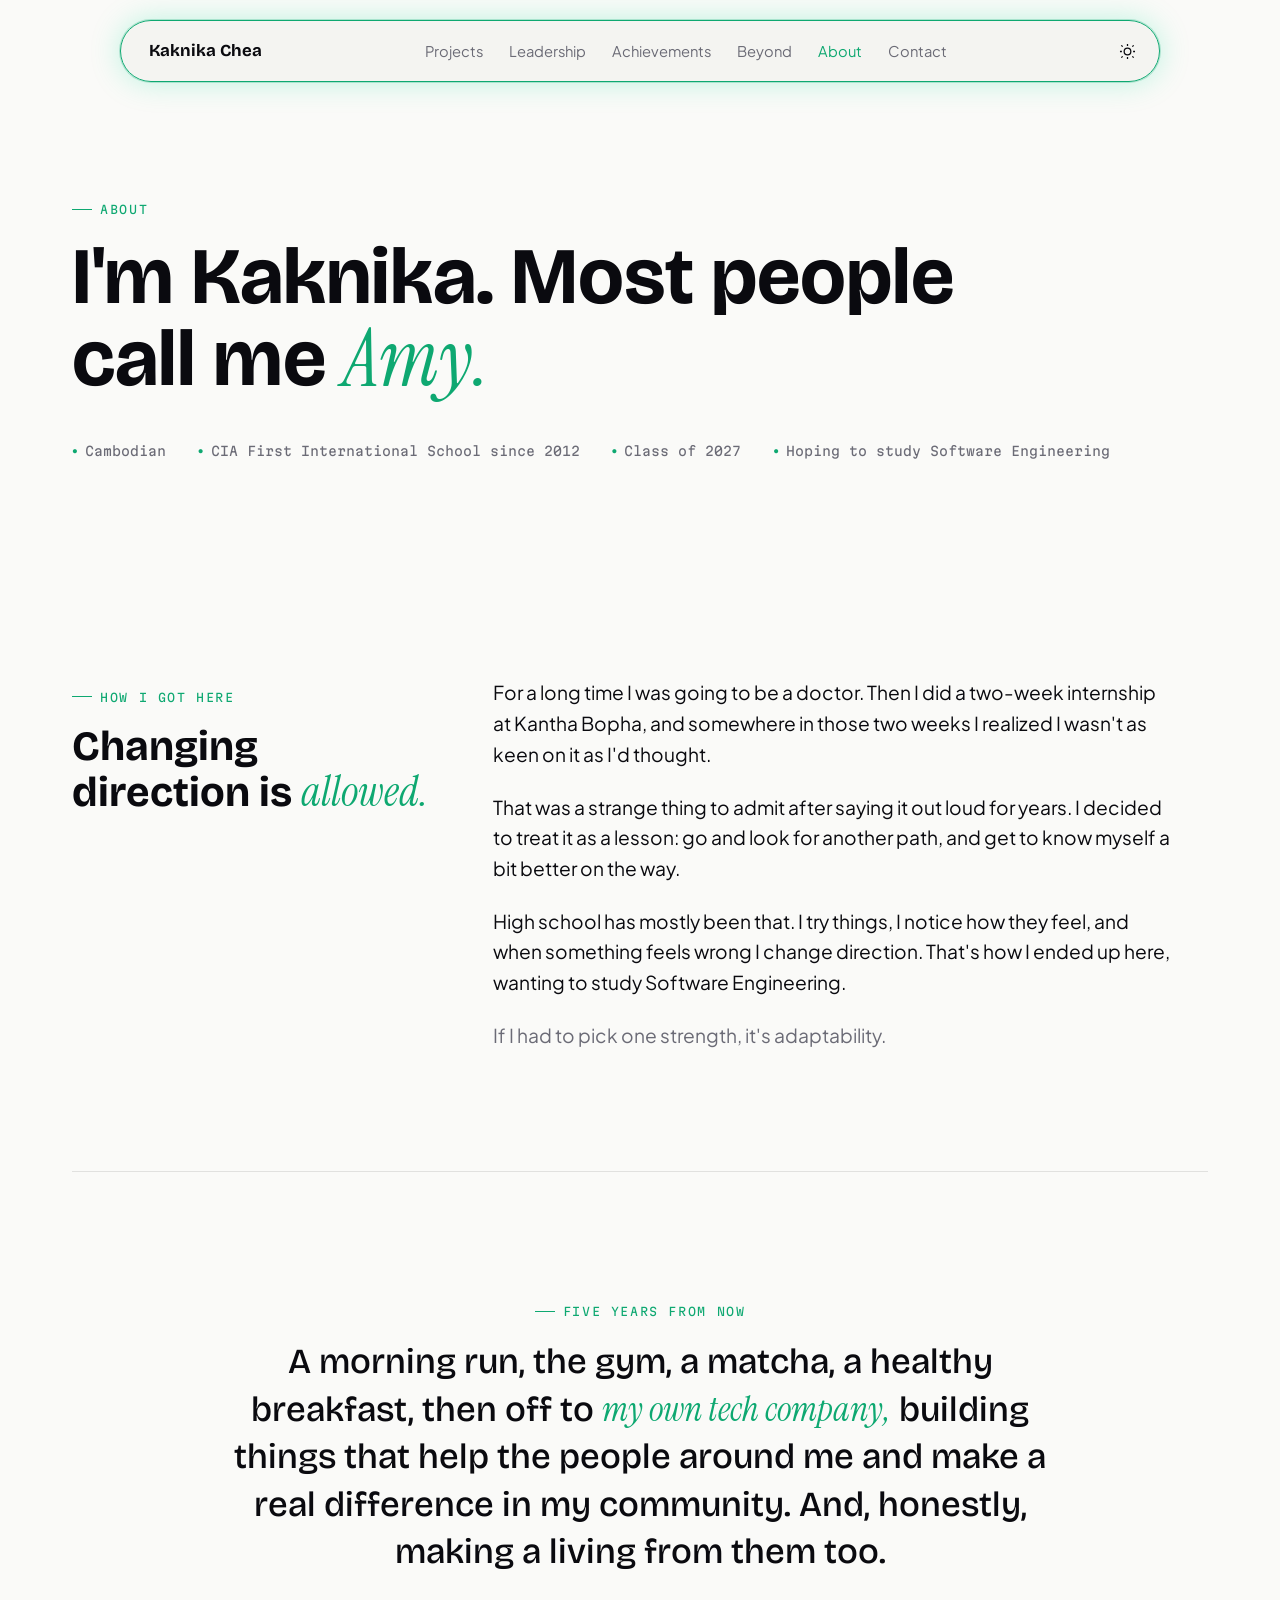
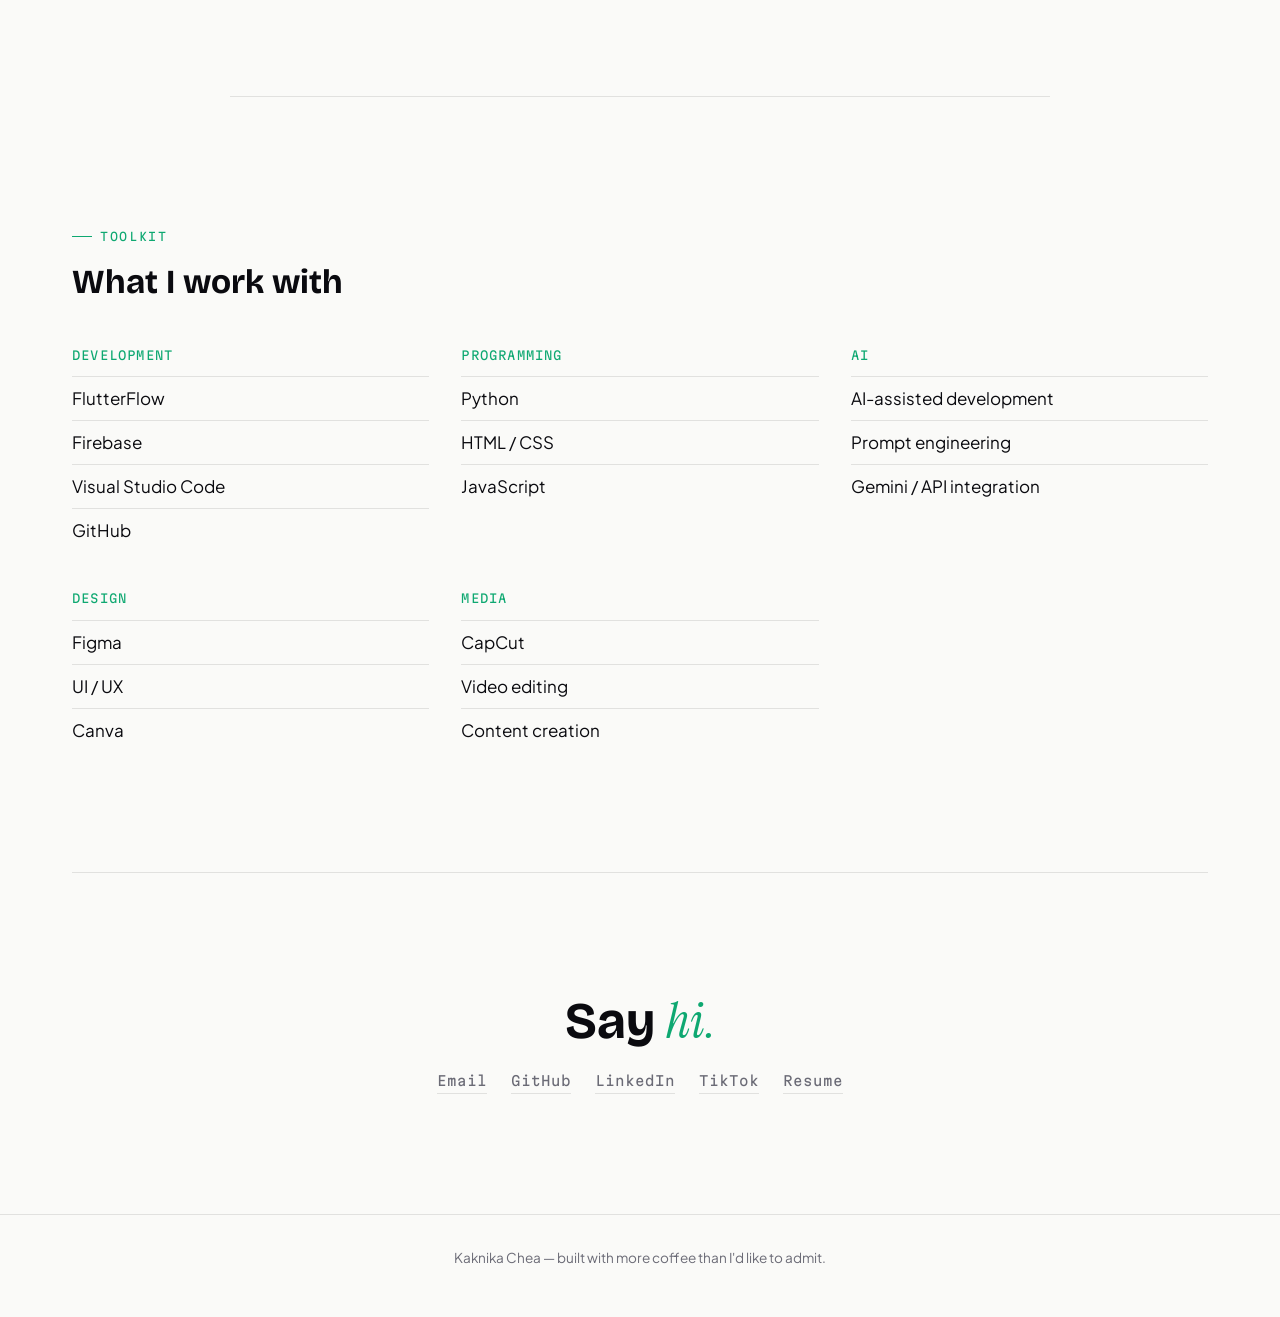
<file: about.html>
<!DOCTYPE html>
<html lang="en" data-theme="dark">
<head>
<meta charset="UTF-8">
<meta name="viewport" content="width=device-width, initial-scale=1.0">
<title>About — Kaknika Chea</title>
<meta name="description" content="About Kaknika (Amy) Chea, a high school senior in Cambodia hoping to study Software Engineering.">
<meta property="og:type" content="website">
<meta property="og:title" content="About — Kaknika Chea">
<meta property="og:description" content="Who I am and where I am going.">
<link rel="icon" href="favicon.svg" type="image/svg+xml">
<script>
  (function () {
    try {
      var t = localStorage.getItem('theme');
      if (!t) t = window.matchMedia('(prefers-color-scheme: light)').matches ? 'light' : 'dark';
      document.documentElement.setAttribute('data-theme', t);
    } catch (e) {}
  })();
</script>
<link rel="preconnect" href="https://fonts.googleapis.com">
<link rel="preconnect" href="https://fonts.gstatic.com" crossorigin>
<link href="https://fonts.googleapis.com/css2?family=Bricolage+Grotesque:opsz,wght@12..96,400..800&family=Plus+Jakarta+Sans:ital,wght@0,400;0,500;0,600;0,700;1,400&family=Instrument+Serif:ital@1&family=Martian+Mono:wght@400;500&display=swap" rel="stylesheet">
<link rel="stylesheet" href="styles.css">
</head>
<body>

<!-- ===== Floating nav (same on every page) ===== -->
<nav class="nav" id="nav">
  <a href="index.html" class="nav__name">Kaknika Chea</a>
  <ul class="nav__links" id="navLinks">
    <li><a href="projects.html">Projects</a></li>
    <li><a href="leadership.html">Leadership</a></li>
    <li><a href="achievements.html">Achievements</a></li>
    <li><a href="beyond.html">Beyond</a></li>
    <li><a href="about.html">About</a></li>
    <li><a href="#contact">Contact</a></li>
  </ul>
  <div class="nav__actions">
    <button class="theme-toggle" id="themeToggle" aria-label="Toggle light and dark mode">
      <svg class="icon icon--sun" viewBox="0 0 24 24" fill="none" stroke="currentColor" stroke-width="1.6"><circle cx="12" cy="12" r="4.2"/><path d="M12 2.5v2.4M12 19.1v2.4M4.2 4.2l1.7 1.7M18.1 18.1l1.7 1.7M2.5 12h2.4M19.1 12h2.4M4.2 19.8l1.7-1.7M18.1 5.9l1.7-1.7"/></svg>
      <svg class="icon icon--moon" viewBox="0 0 24 24" fill="none" stroke="currentColor" stroke-width="1.6"><path d="M20 14.3A8.3 8.3 0 1 1 9.7 4a6.7 6.7 0 0 0 10.3 10.3Z"/></svg>
    </button>
    <button class="nav__menu" id="navMenu" aria-label="Open menu" aria-expanded="false" aria-controls="navLinks"><span></span><span></span></button>
  </div>
</nav>

<main>

  <header class="page-head">
    <span class="pillar">About</span>
    <h1 class="reveal">I'm Kaknika. Most people call me <em>Amy.</em></h1>
    <ul class="facts reveal" style="--i:1">
      <li>Cambodian</li>
      <li>CIA First International School since 2012</li>
      <li>Class of 2027</li>
      <li>Hoping to study Software Engineering</li>
    </ul>
  </header>

  <!-- DRAFT: check this sounds like you and rewrite anything that doesn't -->
  <section class="story">
    <div>
      <span class="pillar">How I got here</span>
      <h2 class="reveal">Changing direction is <em>allowed.</em></h2>
    </div>
    <div class="story__body reveal">
      <p>For a long time I was going to be a doctor. Then I did a two-week internship at Kantha Bopha, and somewhere in those two weeks I realized I wasn't as keen on it as I'd thought.</p>
      <p>That was a strange thing to admit after saying it out loud for years. I decided to treat it as a lesson: go and look for another path, and get to know myself a bit better on the way.</p>
      <p>High school has mostly been that. I try things, I notice how they feel, and when something feels wrong I change direction. That's how I ended up here, wanting to study Software Engineering.</p>
      <p class="muted">If I had to pick one strength, it's adaptability.</p>
    </div>
  </section>

  <!-- DRAFT -->
  <section class="vision">
    <span class="pillar">Five years from now</span>
    <p class="reveal">A morning run, the gym, a matcha, a healthy breakfast, then off to <em>my own tech company,</em> building things that help the people around me and make a real difference in my community. And, honestly, making a living from them too.</p>
  </section>

  <section>
    <span class="pillar">Toolkit</span>
    <h2 class="section-label reveal">What I work with</h2>
    <div class="toolkit">
      <div class="reveal" style="--i:0"><h3>Development</h3><ul><li>FlutterFlow</li><li>Firebase</li><li>Visual Studio Code</li><li>GitHub</li></ul></div>
      <div class="reveal" style="--i:1"><h3>Programming</h3><ul><li>Python</li><li>HTML / CSS</li><li>JavaScript</li></ul></div>
      <div class="reveal" style="--i:2"><h3>AI</h3><ul><li>AI-assisted development</li><li>Prompt engineering</li><li>Gemini / API integration</li></ul></div>
      <div class="reveal" style="--i:3"><h3>Design</h3><ul><li>Figma</li><li>UI / UX</li><li>Canva</li></ul></div>
      <div class="reveal" style="--i:4"><h3>Media</h3><ul><li>CapCut</li><li>Video editing</li><li>Content creation</li></ul></div>
    </div>
  </section>

  <!-- Contact -->
  <section class="cta" id="contact">
    <h2 class="reveal">Say <em>hi.</em></h2>
    <div class="cta__links">
      <!-- TODO: replace with your real email and links -->
      <a href="mailto:youremail@example.com">Email</a>
      <a href="#">GitHub</a>
      <a href="#">LinkedIn</a>
      <a href="#">TikTok</a>
      <a href="#">Resume</a>
    </div>
  </section>
</main>

<footer class="footer">
  <p>Kaknika Chea — built with more coffee than I'd like to admit.</p>
</footer>

<script src="script.js"></script>
</body>
</html>
</file>
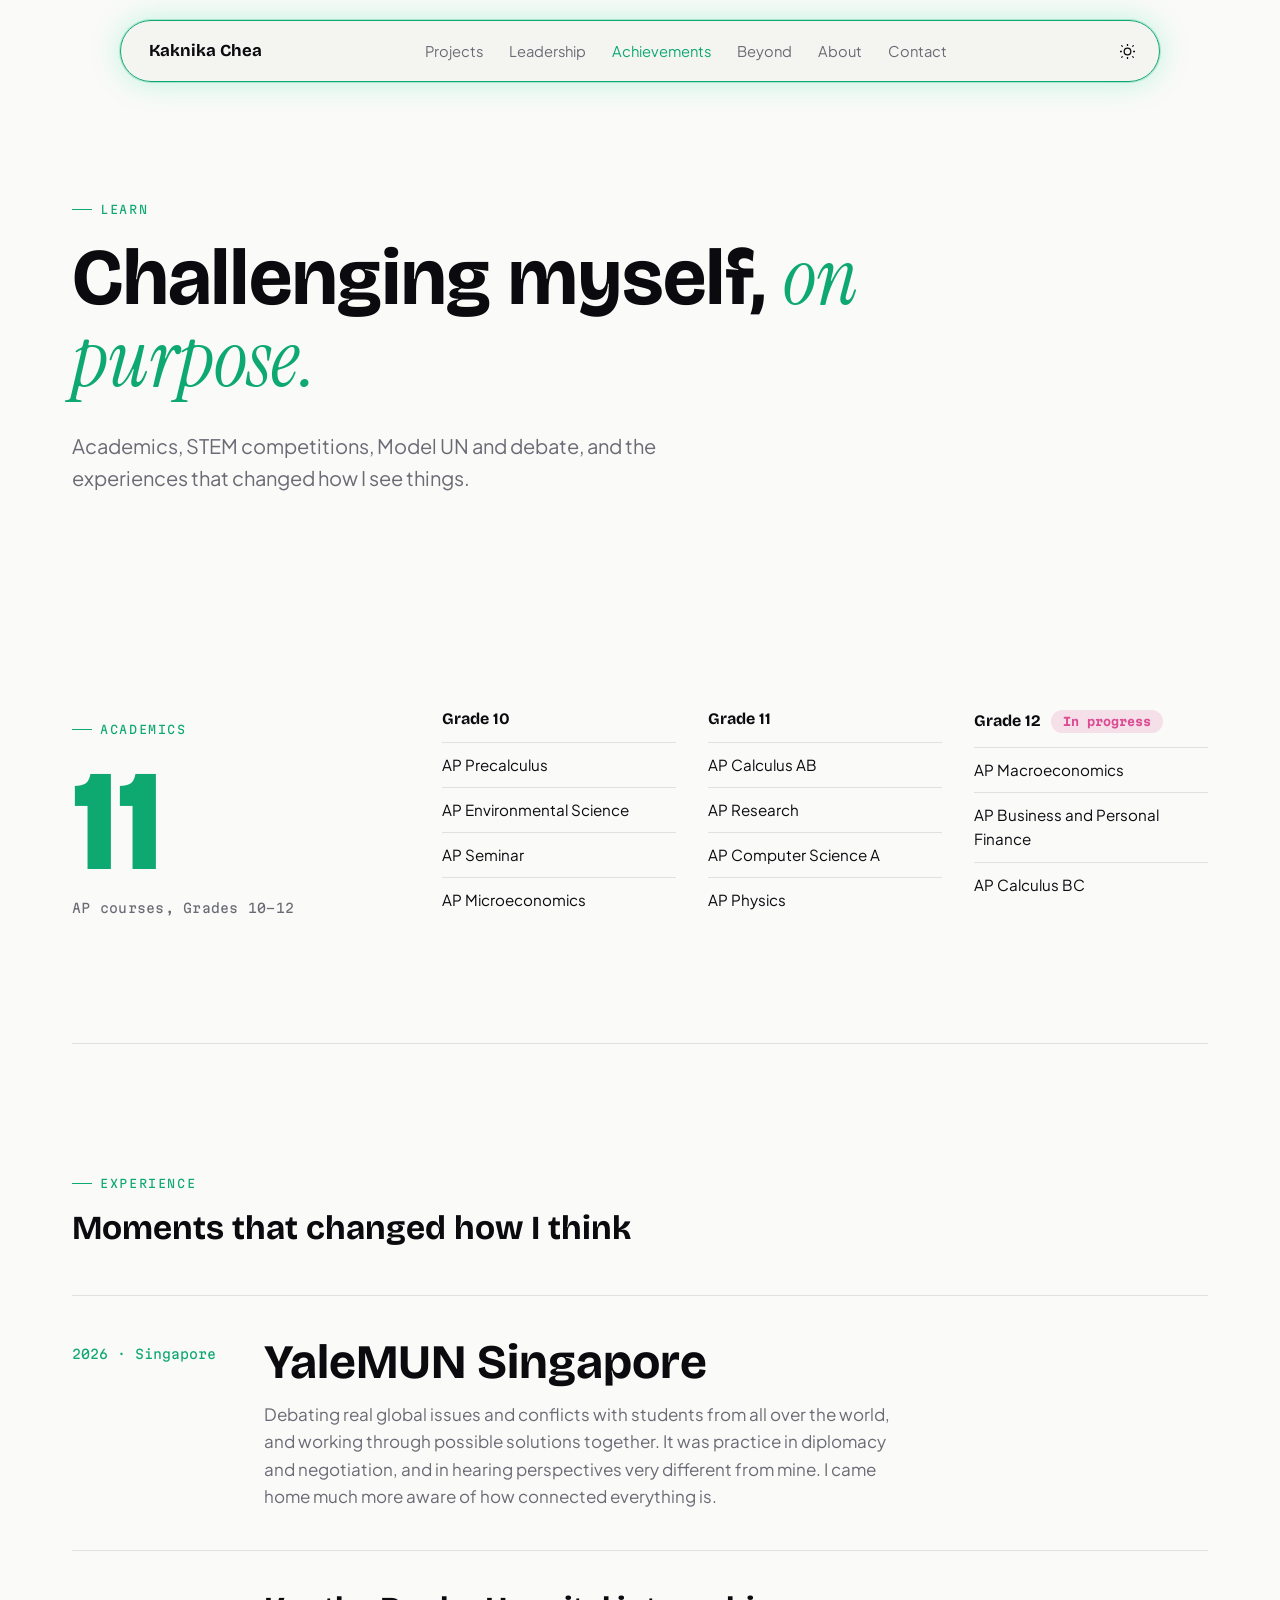
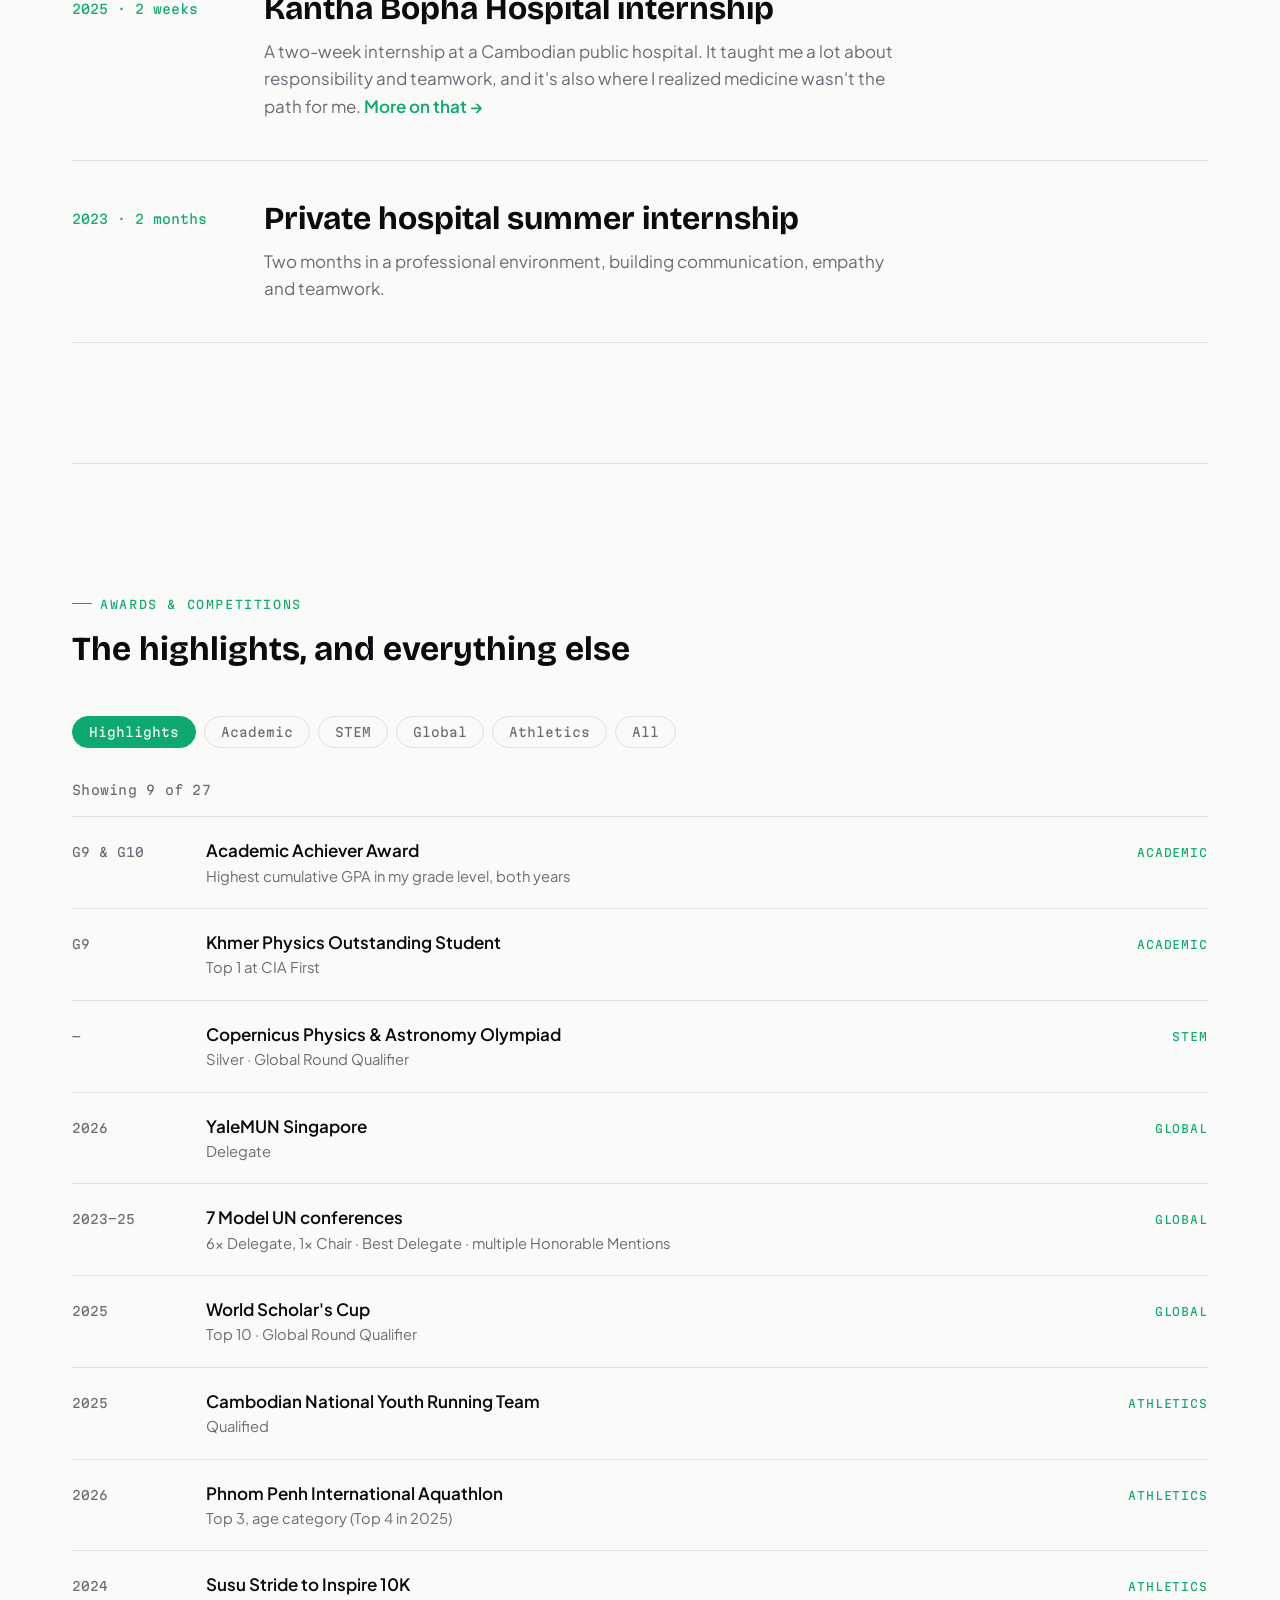
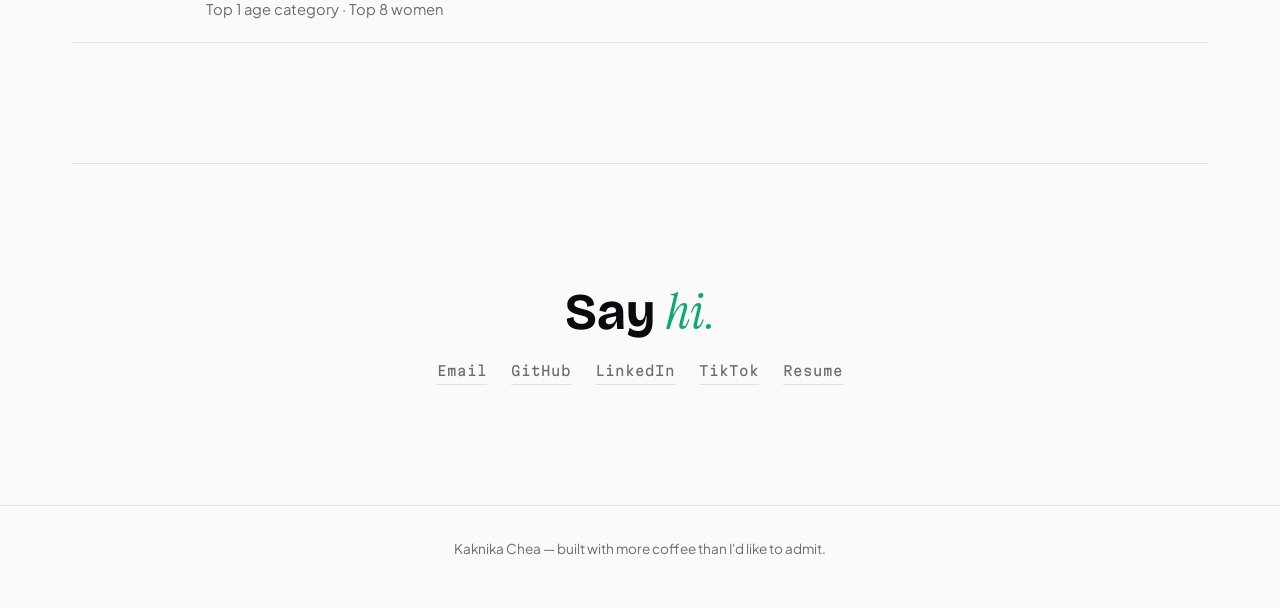
<file: achievements.html>
<!DOCTYPE html>
<html lang="en" data-theme="dark">
<head>
<meta charset="UTF-8">
<meta name="viewport" content="width=device-width, initial-scale=1.0">
<title>Achievements — Kaknika Chea</title>
<meta name="description" content="Kaknika Chea's academics, STEM competitions, Model UN, debate, internships and athletics.">
<meta property="og:type" content="website">
<meta property="og:title" content="Achievements — Kaknika Chea">
<meta property="og:description" content="Academics, competitions, MUN and the moments that changed how I think.">
<link rel="icon" href="favicon.svg" type="image/svg+xml">
<script>
  (function () {
    try {
      var t = localStorage.getItem('theme');
      if (!t) t = window.matchMedia('(prefers-color-scheme: light)').matches ? 'light' : 'dark';
      document.documentElement.setAttribute('data-theme', t);
    } catch (e) {}
  })();
</script>
<link rel="preconnect" href="https://fonts.googleapis.com">
<link rel="preconnect" href="https://fonts.gstatic.com" crossorigin>
<link href="https://fonts.googleapis.com/css2?family=Bricolage+Grotesque:opsz,wght@12..96,400..800&family=Plus+Jakarta+Sans:ital,wght@0,400;0,500;0,600;0,700;1,400&family=Instrument+Serif:ital@1&family=Martian+Mono:wght@400;500&display=swap" rel="stylesheet">
<link rel="stylesheet" href="styles.css">
</head>
<body>

<!-- ===== Floating nav (same on every page) ===== -->
<nav class="nav" id="nav">
  <a href="index.html" class="nav__name">Kaknika Chea</a>
  <ul class="nav__links" id="navLinks">
    <li><a href="projects.html">Projects</a></li>
    <li><a href="leadership.html">Leadership</a></li>
    <li><a href="achievements.html">Achievements</a></li>
    <li><a href="beyond.html">Beyond</a></li>
    <li><a href="about.html">About</a></li>
    <li><a href="#contact">Contact</a></li>
  </ul>
  <div class="nav__actions">
    <button class="theme-toggle" id="themeToggle" aria-label="Toggle light and dark mode">
      <svg class="icon icon--sun" viewBox="0 0 24 24" fill="none" stroke="currentColor" stroke-width="1.6"><circle cx="12" cy="12" r="4.2"/><path d="M12 2.5v2.4M12 19.1v2.4M4.2 4.2l1.7 1.7M18.1 18.1l1.7 1.7M2.5 12h2.4M19.1 12h2.4M4.2 19.8l1.7-1.7M18.1 5.9l1.7-1.7"/></svg>
      <svg class="icon icon--moon" viewBox="0 0 24 24" fill="none" stroke="currentColor" stroke-width="1.6"><path d="M20 14.3A8.3 8.3 0 1 1 9.7 4a6.7 6.7 0 0 0 10.3 10.3Z"/></svg>
    </button>
    <button class="nav__menu" id="navMenu" aria-label="Open menu" aria-expanded="false" aria-controls="navLinks"><span></span><span></span></button>
  </div>
</nav>

<main>

  <header class="page-head">
    <span class="pillar">Learn</span>
    <h1 class="reveal">Challenging myself, <em>on purpose.</em></h1>
    <p class="page-head__lede reveal" style="--i:1">Academics, STEM competitions, Model UN and debate, and the experiences that changed how I see things.</p>
  </header>

  <!-- AP courses: count and courses only, never scores -->
  <section class="ap">
    <div class="reveal">
      <span class="pillar">Academics</span>
      <div class="ap__count" data-count="11">11</div>
      <p class="mono" style="margin-top:12px">AP courses, Grades 10–12</p>
    </div>
    <div class="ap__years">
      <div class="reveal" style="--i:0">
        <h3>Grade 10</h3>
        <ul><li>AP Precalculus</li><li>AP Environmental Science</li><li>AP Seminar</li><li>AP Microeconomics</li></ul>
      </div>
      <div class="reveal" style="--i:1">
        <h3>Grade 11</h3>
        <ul><li>AP Calculus AB</li><li>AP Research</li><li>AP Computer Science A</li><li>AP Physics</li></ul>
      </div>
      <div class="reveal" style="--i:2">
        <h3>Grade 12 <span class="badge badge--dev">In progress</span></h3>
        <ul><li>AP Macroeconomics</li><li>AP Business and Personal Finance</li><li>AP Calculus BC</li></ul>
      </div>
    </div>
  </section>

  <!-- Bigger moments -->
  <section>
    <span class="pillar">Experience</span>
    <h2 class="section-label reveal">Moments that changed how I think</h2>
    <div class="moments">
      <article class="moment moment--big reveal">
        <span class="moment__when">2026 · Singapore</span>
        <div>
          <h3>YaleMUN Singapore</h3>
          <p>Debating real global issues and conflicts with students from all over the world, and working through possible solutions together. It was practice in diplomacy and negotiation, and in hearing perspectives very different from mine. I came home much more aware of how connected everything is.</p>
        </div>
      </article>
      <article class="moment reveal">
        <span class="moment__when">2025 · 2 weeks</span>
        <div>
          <h3>Kantha Bopha Hospital internship</h3>
          <p>A two-week internship at a Cambodian public hospital. It taught me a lot about responsibility and teamwork, and it's also where I realized medicine wasn't the path for me. <a class="text-link" href="about.html">More on that <span aria-hidden="true">→</span></a></p>
        </div>
      </article>
      <article class="moment reveal">
        <span class="moment__when">2023 · 2 months</span>
        <div>
          <h3>Private hospital summer internship</h3>
          <p>Two months in a professional environment, building communication, empathy and teamwork.</p>
        </div>
      </article>
    </div>
  </section>

  <!-- Filterable awards.
       To add one: copy an <li class="award">, set data-cat to
       academic / stem / global / athletics, and add data-highlight
       if it should show in the default "Highlights" view. -->
  <section id="awards" style="scroll-margin-top:90px">
    <span class="pillar">Awards &amp; competitions</span>
    <h2 class="section-label reveal">The highlights, and everything else</h2>

    <div class="filters" role="group" aria-label="Filter achievements">
      <button class="chip" data-filter="highlights" aria-pressed="true">Highlights</button>
      <button class="chip" data-filter="academic" aria-pressed="false">Academic</button>
      <button class="chip" data-filter="stem" aria-pressed="false">STEM</button>
      <button class="chip" data-filter="global" aria-pressed="false">Global</button>
      <button class="chip" data-filter="athletics" aria-pressed="false">Athletics</button>
      <button class="chip" data-filter="all" aria-pressed="false">All</button>
    </div>
    <p class="mono" id="awardCount" style="margin-bottom:16px" aria-live="polite"></p>

    <ul class="awards">
      <!-- Academic -->
      <li class="award" data-cat="academic" data-highlight><span class="award__year">G9 &amp; G10</span><span class="award__title">Academic Achiever Award<small>Highest cumulative GPA in my grade level, both years</small></span><span class="award__cat">Academic</span></li>
      <li class="award" data-cat="academic" data-highlight><span class="award__year">G9</span><span class="award__title">Khmer Physics Outstanding Student<small>Top 1 at CIA First</small></span><span class="award__cat">Academic</span></li>
      <li class="award" data-cat="academic"><span class="award__year">—</span><span class="award__title">English &amp; Khmer SLO awards<small>Around 20 across both programs</small></span><span class="award__cat">Academic</span></li>
      <li class="award" data-cat="academic"><span class="award__year">—</span><span class="award__title">Teeneagle<small>Bronze</small></span><span class="award__cat">Academic</span></li>

      <!-- STEM -->
      <li class="award" data-cat="stem" data-highlight><span class="award__year">—</span><span class="award__title">Copernicus Physics &amp; Astronomy Olympiad<small>Silver · Global Round Qualifier</small></span><span class="award__cat">STEM</span></li>
      <li class="award" data-cat="stem"><span class="award__year">—</span><span class="award__title">SIMSO<small>Bronze · Global Round Qualifier</small></span><span class="award__cat">STEM</span></li>
      <li class="award" data-cat="stem"><span class="award__year">—</span><span class="award__title">Math Kangaroo<small>Silver</small></span><span class="award__cat">STEM</span></li>
      <li class="award" data-cat="stem"><span class="award__year">2026</span><span class="award__title">STEAM 3D Pen Competition<small>Top 3</small></span><span class="award__cat">STEM</span></li>
      <li class="award" data-cat="stem"><span class="award__year">2026</span><span class="award__title">STEM Cambodia<small>Participant</small></span><span class="award__cat">STEM</span></li>

      <!-- Global: MUN, debate, WSC -->
      <li class="award" data-cat="global" data-highlight><span class="award__year">2026</span><span class="award__title">YaleMUN Singapore<small>Delegate</small></span><span class="award__cat">Global</span></li>
      <li class="award" data-cat="global" data-highlight><span class="award__year">2023–25</span><span class="award__title">7 Model UN conferences<small>6× Delegate, 1× Chair · Best Delegate · multiple Honorable Mentions</small></span><span class="award__cat">Global</span></li>
      <li class="award" data-cat="global" data-highlight><span class="award__year">2025</span><span class="award__title">World Scholar's Cup<small>Top 10 · Global Round Qualifier</small></span><span class="award__cat">Global</span></li>
      <li class="award" data-cat="global"><span class="award__year">2024</span><span class="award__title">EXPODebate</span><span class="award__cat">Global</span></li>
      <li class="award" data-cat="global"><span class="award__year">2024</span><span class="award__title">Voice of the Youth<small>Debate</small></span><span class="award__cat">Global</span></li>
      <li class="award" data-cat="global"><span class="award__year">2023</span><span class="award__title">Cambodian Debate League</span><span class="award__cat">Global</span></li>

      <!-- Athletics -->
      <li class="award" data-cat="athletics" data-highlight><span class="award__year">2025</span><span class="award__title">Cambodian National Youth Running Team<small>Qualified</small></span><span class="award__cat">Athletics</span></li>
      <li class="award" data-cat="athletics" data-highlight><span class="award__year">2026</span><span class="award__title">Phnom Penh International Aquathlon<small>Top 3, age category (Top 4 in 2025)</small></span><span class="award__cat">Athletics</span></li>
      <li class="award" data-cat="athletics"><span class="award__year">2026</span><span class="award__title">Susu Phnom Penh City Run 5K<small>Top 4 women</small></span><span class="award__cat">Athletics</span></li>
      <li class="award" data-cat="athletics"><span class="award__year">—</span><span class="award__title">Phnom Penh City Run Part 2 (10K)<small>10th place</small></span><span class="award__cat">Athletics</span></li>
      <li class="award" data-cat="athletics"><span class="award__year">2025</span><span class="award__title">Women's Run 10K<small>Top 10 women</small></span><span class="award__cat">Athletics</span></li>
      <li class="award" data-cat="athletics"><span class="award__year">2025</span><span class="award__title">Romdoul Charity Run 8K<small>Top 5 women</small></span><span class="award__cat">Athletics</span></li>
      <li class="award" data-cat="athletics" data-highlight><span class="award__year">2024</span><span class="award__title">Susu Stride to Inspire 10K<small>Top 1 age category · Top 8 women</small></span><span class="award__cat">Athletics</span></li>
      <li class="award" data-cat="athletics"><span class="award__year">2024</span><span class="award__title">NISC Cross Country 4K<small>Top 1 age category</small></span><span class="award__cat">Athletics</span></li>
      <li class="award" data-cat="athletics"><span class="award__year">2024</span><span class="award__title">Sprint for Spin Fun Run 5K<small>Top 7 women</small></span><span class="award__cat">Athletics</span></li>
      <li class="award" data-cat="athletics"><span class="award__year">2024</span><span class="award__title">Phnom Penh International Half Marathon (10K)<small>Top 24 women</small></span><span class="award__cat">Athletics</span></li>
      <li class="award" data-cat="athletics"><span class="award__year">—</span><span class="award__title">Amret Fun Run 5K<small>Top 4 women</small></span><span class="award__cat">Athletics</span></li>
      <li class="award" data-cat="athletics"><span class="award__year">2023–24</span><span class="award__title">CIA Eagles Track &amp; Field<small>Top 2, age category</small></span><span class="award__cat">Athletics</span></li>
    </ul>
  </section>

  <!-- Contact -->
  <section class="cta" id="contact">
    <h2 class="reveal">Say <em>hi.</em></h2>
    <div class="cta__links">
      <!-- TODO: replace with your real email and links -->
      <a href="mailto:youremail@example.com">Email</a>
      <a href="#">GitHub</a>
      <a href="#">LinkedIn</a>
      <a href="#">TikTok</a>
      <a href="#">Resume</a>
    </div>
  </section>
</main>

<footer class="footer">
  <p>Kaknika Chea — built with more coffee than I'd like to admit.</p>
</footer>

<script src="script.js"></script>
</body>
</html>
</file>
<file: styles.css>
/* =========================================================
   Kaknika Chea — Portfolio styles
   One stylesheet for every page. Sections are labelled
   so you can find things with Cmd+F.
   ========================================================= */

/* ===== Design tokens ===== */
:root,
[data-theme="dark"] {
  --bg: #0A0A0F;
  --surface: #13131A;
  --text: #F2F2F5;
  --text-muted: #8B8B96;
  --green: #00E39A;
  --pink: #F472B6;
  --border: rgba(242, 242, 245, 0.1);
  --shadow-glow: 0 0 24px rgba(0, 227, 154, 0.18);
}

[data-theme="light"] {
  --bg: #FAFAF8;
  --surface: #F2F2EF;
  --text: #0A0A0F;
  --text-muted: #6B6B76;
  --green: #0EA871;
  --pink: #DB4C93;
  --border: rgba(10, 10, 15, 0.1);
  --shadow-glow: 0 0 24px rgba(14, 168, 113, 0.15);
}

* { box-sizing: border-box; }

html { scroll-behavior: smooth; }

body {
  margin: 0;
  background: var(--bg);
  color: var(--text);
  font-family: 'Plus Jakarta Sans', sans-serif;
  font-size: 17px;
  line-height: 1.6;
  overflow-x: clip;
  transition: background 0.4s ease, color 0.4s ease;
  -webkit-font-smoothing: antialiased;
  animation: page-in 0.28s ease both;
}

/* Page transitions: fade in on load, fade out when leaving (see script.js) */
@keyframes page-in { from { opacity: 0; } to { opacity: 1; } }
body.is-leaving { opacity: 0; transition: opacity 0.2s ease; }

h1, h2, h3 {
  font-family: 'Bricolage Grotesque', sans-serif;
  font-weight: 700;
  margin: 0;
  line-height: 1.1;
}

p { margin: 0; }

em {
  font-family: 'Instrument Serif', serif;
  font-style: italic;
  font-weight: 400;
  color: var(--green);
}

a {
  color: inherit;
  text-decoration: none;
}

a:focus-visible, button:focus-visible {
  outline: 2px solid var(--green);
  outline-offset: 3px;
  border-radius: 6px;
}

ul, ol { list-style: none; margin: 0; padding: 0; }

main {
  max-width: 1200px;
  margin: 0 auto;
  padding: 0 32px;
}

section {
  padding: 120px 0;
  border-bottom: 1px solid var(--border);
}

section:last-of-type { border-bottom: none; }

@media (max-width: 768px) {
  section { padding: 72px 0; }
  main { padding: 0 20px; }
}

/* Breaks an element out of <main> so it spans the full window width */
.bleed {
  width: 100vw;
  margin-left: calc(50% - 50vw);
}

/* Small mono tag above section headings: "— BUILD" */
.pillar {
  display: inline-flex;
  align-items: center;
  gap: 0.7em;
  font-family: 'Martian Mono', monospace;
  font-size: 0.72rem;
  letter-spacing: 0.14em;
  text-transform: uppercase;
  color: var(--green);
  margin-bottom: 18px;
}

.pillar::before {
  content: '';
  width: 20px;
  height: 1px;
  background: currentColor;
}

.section-label {
  font-size: clamp(1.6rem, 3.6vw, 2.1rem);
  margin-bottom: 48px;
}

.mono {
  font-family: 'Martian Mono', monospace;
  font-size: 0.8rem;
  letter-spacing: 0.02em;
  color: var(--text-muted);
}

.muted { color: var(--text-muted); }

.text-link {
  color: var(--green);
  font-weight: 600;
  display: inline-block;
}

.text-link span,
.card-link span {
  display: inline-block;
  transition: transform 0.2s ease;
}

.text-link:hover span,
.card-link:hover span { transform: translateX(4px); }

/* Placeholder for copy Kaknika still needs to write.
   Search the HTML for class="todo" to find them all. */
.todo {
  border: 1px dashed color-mix(in srgb, var(--pink) 60%, transparent);
  color: var(--pink);
  border-radius: 12px;
  padding: 12px 16px;
  font-family: 'Martian Mono', monospace;
  font-size: 0.78rem;
  line-height: 1.6;
}

.todo::before { content: 'TO WRITE → '; opacity: 0.7; }

/* ===== Nav ===== */
.nav {
  position: fixed;
  top: 20px;
  left: 50%;
  transform: translateX(-50%);
  width: min(92%, 1040px);
  display: flex;
  align-items: center;
  justify-content: space-between;
  gap: 16px;
  padding: 12px 14px 12px 28px;
  background: color-mix(in srgb, var(--surface) 78%, transparent);
  backdrop-filter: blur(16px);
  -webkit-backdrop-filter: blur(16px);
  border: 1.5px solid var(--green);
  border-radius: 999px;
  box-shadow: 0 0 0 1px color-mix(in srgb, var(--green) 25%, transparent), 0 0 30px rgba(0, 227, 154, 0.25);
  z-index: 100;
}

.nav__name {
  font-family: 'Bricolage Grotesque', sans-serif;
  font-weight: 700;
  font-size: 1.05rem;
  white-space: nowrap;
}

.nav__links {
  display: flex;
  gap: 26px;
}

.nav__links a {
  font-size: 0.92rem;
  color: var(--text-muted);
  transition: color 0.2s ease;
}

.nav__links a:hover,
.nav__links a[aria-current="page"] { color: var(--green); }

.nav__actions {
  display: flex;
  align-items: center;
  gap: 4px;
}

.theme-toggle,
.nav__menu {
  background: none;
  border: none;
  color: var(--text);
  cursor: pointer;
  width: 36px;
  height: 36px;
  display: flex;
  align-items: center;
  justify-content: center;
  border-radius: 50%;
  transition: background 0.2s ease;
}

.theme-toggle:hover,
.nav__menu:hover { background: var(--border); }

.icon { width: 19px; height: 19px; }

.icon--sun { display: none; }
[data-theme="light"] .icon--sun { display: block; }
[data-theme="light"] .icon--moon { display: none; }

/* Hamburger (only shows on smaller screens) */
.nav__menu { display: none; flex-direction: column; gap: 5px; }

.nav__menu span {
  display: block;
  width: 18px;
  height: 1.6px;
  background: currentColor;
  border-radius: 2px;
  transition: transform 0.25s ease;
}

.nav--open .nav__menu span:first-child { transform: translateY(3.3px) rotate(45deg); }
.nav--open .nav__menu span:last-child { transform: translateY(-3.3px) rotate(-45deg); }

@media (max-width: 900px) {
  .nav { padding: 10px 10px 10px 22px; }
  .nav__menu { display: flex; }

  .nav__links {
    position: absolute;
    top: calc(100% + 10px);
    left: 0;
    right: 0;
    flex-direction: column;
    gap: 0;
    padding: 10px;
    background: color-mix(in srgb, var(--surface) 94%, transparent);
    backdrop-filter: blur(16px);
    -webkit-backdrop-filter: blur(16px);
    border: 1.5px solid var(--green);
    border-radius: 24px;
    opacity: 0;
    visibility: hidden;
    transform: translateY(-8px);
    transition: opacity 0.2s ease, transform 0.2s ease, visibility 0.2s;
  }

  .nav--open .nav__links {
    opacity: 1;
    visibility: visible;
    transform: none;
  }

  .nav__links a {
    display: block;
    padding: 14px 16px;
    font-size: 1.05rem;
    color: var(--text);
    border-radius: 14px;
  }

  .nav__links a:hover { background: var(--border); }
}

/* ===== Hero ===== */
.hero {
  min-height: 100vh;
  display: grid;
  grid-template-columns: 1.2fr 0.8fr;
  align-items: center;
  gap: 48px;
  border-bottom: none;
  padding-top: 100px;
}

@media (max-width: 860px) {
  .hero {
    grid-template-columns: 1fr;
    text-align: center;
    padding-top: 120px;
    min-height: auto;
  }
  .hero__photo { order: -1; width: 220px; margin: 0 auto; }
}

.hero__words {
  display: flex;
  flex-wrap: wrap;
  gap: 0.25em 0.5em;
}

@media (max-width: 860px) { .hero__words { justify-content: center; } }

.hero__word {
  font-family: 'Bricolage Grotesque', sans-serif;
  font-weight: 700;
  font-variation-settings: 'wght' 700;
  font-size: clamp(2.2rem, 5.5vw, 4rem);
  line-height: 1;
  color: var(--text);
  transition: color 0.12s ease, text-shadow 0.12s ease, font-variation-settings 0.12s ease;
  cursor: default;
  opacity: 0;
  transform: translateY(24px);
  animation: word-in 0.6s ease forwards;
  animation-delay: calc(var(--d) * 0.1s + 0.15s);
}

/* On phones (no cursor) the words take turns lighting up instead */
.hero__word.is-lit {
  color: var(--green);
  text-shadow: 0 0 10px var(--green), 0 0 26px color-mix(in srgb, var(--green) 60%, transparent);
  font-variation-settings: 'wght' 800;
  transition: color 0.7s ease, text-shadow 0.7s ease, font-variation-settings 0.7s ease;
}

@keyframes word-in {
  to { opacity: 1; transform: translateY(0); }
}

.hero__thesis {
  margin-top: 28px;
  font-size: clamp(1.1rem, 2vw, 1.4rem);
  color: var(--text-muted);
  opacity: 0;
  animation: word-in 0.6s ease forwards;
  animation-delay: 0.65s;
}

.hero__thesis em { color: var(--pink); }

.hero__photo {
  width: 100%;
  aspect-ratio: 4 / 5;
  border-radius: 28px;
  overflow: hidden;
  border: 1.5px solid color-mix(in srgb, var(--green) 45%, transparent);
  box-shadow: 0 0 40px rgba(0, 227, 154, 0.15);
  opacity: 0;
  animation: word-in 0.7s ease forwards;
  animation-delay: 0.3s;
}

.hero__photo img {
  width: 100%;
  height: 100%;
  object-fit: cover;
  display: block;
}

.hero__photo--empty,
.media--empty {
  background: linear-gradient(155deg, color-mix(in srgb, var(--green) 25%, var(--surface)), color-mix(in srgb, var(--pink) 20%, var(--surface)));
}

@media (prefers-reduced-motion: reduce) {
  .hero__word, .hero__thesis, .hero__photo { animation: none; opacity: 1; transform: none; }
}

/* ===== Scroll reveal ===== */
.reveal,
.reveal-x {
  opacity: 0;
  transition: opacity 0.75s cubic-bezier(0.2, 0.8, 0.2, 1), transform 0.75s cubic-bezier(0.2, 0.8, 0.2, 1);
  transition-delay: calc(var(--i, 0) * 0.08s);
}

.reveal { transform: translateY(32px); }

/* slides in from the left (used by the timelines) */
.reveal-x {
  transform: translateX(-36px);
  transition-delay: calc(var(--i, 0) * 0.18s);
}

.reveal.is-visible,
.reveal-x.is-visible {
  opacity: 1;
  transform: none;
}

@media (prefers-reduced-motion: reduce) {
  .reveal, .reveal-x { opacity: 1; transform: none; transition: none; }
}

/* ===== Marquee (sits outside <main> so it spans the full width) ===== */
.marquee {
  overflow: hidden;
  border-top: 1px solid var(--border);
  border-bottom: 1px solid var(--border);
  padding: 20px 0;
  white-space: nowrap;
}

.marquee__track {
  display: flex;
  width: max-content;
  animation: scroll-left 28s linear infinite;
}

.marquee__group {
  display: flex;
  flex-shrink: 0;
  gap: 0.6em;
  padding-right: 0.6em;
}

.marquee__track span {
  font-family: 'Martian Mono', monospace;
  font-size: 1rem;
  letter-spacing: 0.02em;
  color: var(--green);
}

.marquee__track span:nth-child(even) { color: var(--text-muted); }

@keyframes scroll-left {
  from { transform: translateX(0); }
  to { transform: translateX(-50%); }
}

@media (prefers-reduced-motion: reduce) {
  .marquee__track { animation: none; }
}

/* ===== Intro ===== */
.intro {
  max-width: 720px;
  margin: 0 auto;
  text-align: center;
}

.intro p { font-size: clamp(1.1rem, 2.2vw, 1.35rem); }

/* ===== In the Meantime ===== */
.meantime__head { margin-bottom: 40px; }

.meantime__head h2 { font-size: clamp(1.8rem, 4vw, 2.4rem); }

.meantime__sub {
  font-family: 'Martian Mono', monospace;
  font-size: 0.85rem;
  color: var(--text-muted);
  margin-top: 8px;
  letter-spacing: 0.02em;
}

.meantime__list li {
  padding: 22px 0;
  border-top: 1px solid var(--border);
  font-size: 1.05rem;
  max-width: 640px;
}

.meantime__list li:last-child { border-bottom: 1px solid var(--border); }

/* ===== Stats ===== */
.stats {
  display: grid;
  grid-template-columns: repeat(4, 1fr);
  gap: 32px;
  text-align: center;
}

.stat__number {
  display: block;
  font-family: 'Bricolage Grotesque', sans-serif;
  font-weight: 800;
  font-size: clamp(2.4rem, 6vw, 3.6rem);
  line-height: 1.1;
  color: var(--green);
}

.stat__label {
  display: block;
  font-family: 'Martian Mono', monospace;
  font-size: 0.8rem;
  color: var(--text-muted);
  margin-top: 8px;
  letter-spacing: 0.01em;
}

@media (max-width: 768px) {
  .stats { grid-template-columns: repeat(2, 1fr); gap: 40px 24px; }
}

/* ===== Featured project cards (homepage) ===== */
.projects__grid {
  display: grid;
  grid-template-columns: repeat(3, 1fr);
  gap: 24px;
}

@media (max-width: 900px) {
  .projects__grid { grid-template-columns: 1fr; }
}

.project-card {
  background: var(--surface);
  border: 1px solid var(--border);
  border-radius: 20px;
  padding: 32px;
  display: flex;
  flex-direction: column;
  gap: 14px;
  transition: transform 0.25s ease, border-color 0.25s ease;
}

.project-card:hover {
  transform: translateY(-4px);
  border-color: color-mix(in srgb, var(--green) 40%, transparent);
}

.project-card h3 { font-size: 1.4rem; }

.project-card p {
  color: var(--text-muted);
  font-size: 0.98rem;
  flex-grow: 1;
}

.badge {
  display: inline-block;
  font-family: 'Martian Mono', monospace;
  font-size: 0.72rem;
  padding: 5px 12px;
  border-radius: 999px;
  width: fit-content;
  white-space: nowrap;
}

.badge--dev { background: color-mix(in srgb, var(--pink) 15%, transparent); color: var(--pink); }
.badge--test,
.badge--shipped,
.badge--ongoing { background: color-mix(in srgb, var(--green) 15%, transparent); color: var(--green); }
.badge--concept { background: var(--border); color: var(--text-muted); }

.card-link {
  font-size: 0.92rem;
  color: var(--green);
  font-weight: 600;
  margin-top: 4px;
}

/* ===== Mini timeline (homepage) ===== */
.lead-mini__head { margin-bottom: 64px; }

.lead-mini__head h2 {
  font-size: clamp(1.5rem, 3.6vw, 2.2rem);
  font-weight: 600;
  max-width: 720px;
}

.tl-mini {
  display: grid;
  grid-template-columns: repeat(4, 1fr);
  gap: 24px;
  margin-bottom: 48px;
}

.tl-mini__stage {
  position: relative;
  padding-top: 32px;
  border-top: 1px solid var(--border);
}

.tl-mini__stage::before {
  content: '';
  position: absolute;
  top: -6px;
  left: 0;
  width: 11px;
  height: 11px;
  border-radius: 50%;
  border: 1.5px solid var(--green);
  background: var(--bg);
}

.tl-mini__stage:last-child::before {
  background: var(--green);
  box-shadow: 0 0 14px var(--green);
}

.tl-mini__grade {
  font-family: 'Martian Mono', monospace;
  font-size: 0.78rem;
  color: var(--green);
  letter-spacing: 0.06em;
}

.tl-mini__role {
  font-family: 'Bricolage Grotesque', sans-serif;
  font-size: calc(1rem + var(--w, 1) * 0.18rem);
  font-weight: calc(500 + var(--w, 1) * 60);
  line-height: 1.2;
  margin: 10px 0 6px;
}

.tl-mini__years { font-family: 'Martian Mono', monospace; font-size: 0.75rem; color: var(--text-muted); }

@media (max-width: 768px) {
  .tl-mini {
    grid-template-columns: none;
    grid-auto-flow: column;
    grid-auto-columns: 72%;
    overflow-x: auto;
    scroll-snap-type: x mandatory;
    padding: 6px 0 12px;
    scrollbar-width: none;
  }
  .tl-mini::-webkit-scrollbar { display: none; }
  .tl-mini__stage { scroll-snap-align: start; }
}

/* ===== Full timeline (Leadership page) =====
   Default = simple vertical list. script.js adds .is-pinned on wide
   screens, which turns it into the scroll-driven horizontal version. */
.tl {
  padding: 0;
  border-bottom: 1px solid var(--border);
}

.tl__sticky { padding: 96px 0; }

.tl__head {
  width: 100%;
  max-width: 1200px;
  margin: 0 auto 56px;
  padding: 0 32px;
}

.tl__head h2 { font-size: clamp(1.6rem, 3.6vw, 2.4rem); }

.tl__track {
  position: relative;
  display: flex;
  flex-direction: column;
  gap: 40px;
  max-width: 1200px;
  margin: 0 auto;
  padding: 0 32px;
}

.tl__rail { display: none; }

.tl__stage {
  position: relative;
  padding-left: 28px;
  border-left: 1px solid var(--border);
}

.tl__stage::before {
  content: '';
  position: absolute;
  left: -6px;
  top: 6px;
  width: 11px;
  height: 11px;
  border-radius: 50%;
  border: 1.5px solid var(--green);
  background: var(--bg);
  transition: background 0.4s ease, box-shadow 0.4s ease;
}

.tl__stage.is-lit::before,
.tl__stage.is-visible::before {
  background: var(--green);
  box-shadow: 0 0 14px var(--green);
}

.tl__grade {
  font-family: 'Martian Mono', monospace;
  font-size: 0.8rem;
  color: var(--green);
  letter-spacing: 0.08em;
}

.tl__role {
  font-family: 'Bricolage Grotesque', sans-serif;
  font-size: calc(1.3rem + var(--w, 1) * 0.4rem);
  font-weight: calc(500 + var(--w, 1) * 60);
  line-height: 1.1;
  margin: 10px 0 8px;
}

.tl__years { font-family: 'Martian Mono', monospace; font-size: 0.78rem; color: var(--text-muted); }

@media (max-width: 768px) {
  .tl__role { font-size: calc(1.15rem + var(--w, 1) * 0.22rem); }
  .tl__head, .tl__track { padding: 0 20px; }
  .tl__sticky { padding: 72px 0; }
}

.tl__now {
  display: inline-block;
  margin-left: 10px;
  vertical-align: middle;
}

/* Pinned horizontal version */
.tl.is-pinned { height: 360vh; }

.tl.is-pinned .tl__sticky {
  position: sticky;
  top: 0;
  height: 100vh;
  overflow: hidden;
  display: flex;
  flex-direction: column;
  justify-content: center;
  padding: 0;
}

.tl.is-pinned .tl__track {
  flex-direction: row;
  align-items: flex-end;
  gap: 9vw;
  width: max-content;
  max-width: none;
  margin: 0;
  padding: 0 14vw 0 max(32px, calc((100vw - 1200px) / 2 + 32px));
  will-change: transform;
}

.tl.is-pinned .tl__rail {
  display: block;
  position: absolute;
  left: max(32px, calc((100vw - 1200px) / 2 + 32px));
  right: 14vw;
  bottom: -40px;
  height: 1px;
  background: var(--border);
}

.tl.is-pinned .tl__rail-fill {
  position: absolute;
  inset: 0;
  background: var(--green);
  transform-origin: left;
  transform: scaleX(var(--progress, 0));
  box-shadow: 0 0 10px var(--green);
}

.tl.is-pinned .tl__stage {
  width: clamp(240px, 30vw, 440px);
  padding-left: 0;
  border-left: none;
  opacity: 0.16;
  transform: translateX(-40px);
  transition: opacity 0.6s ease, transform 0.6s cubic-bezier(0.2, 0.8, 0.2, 1);
}

.tl.is-pinned .tl__stage.is-lit { opacity: 1; transform: none; }

.tl.is-pinned .tl__stage::before {
  left: 0;
  top: auto;
  bottom: -45px;
}

/* ===== Page header (sub-pages) ===== */
.page-head {
  padding: 190px 0 96px;
}

.page-head h1 {
  font-size: clamp(2.6rem, 7vw, 5rem);
  line-height: 1.02;
  max-width: 900px;
}

.page-head__lede {
  margin-top: 28px;
  max-width: 620px;
  font-size: clamp(1.05rem, 2vw, 1.25rem);
  color: var(--text-muted);
}

@media (max-width: 768px) {
  .page-head { padding: 150px 0 64px; }
}

/* ===== Media slots (photos). Drop an image at the src path and it appears. ===== */
.media {
  position: relative;
  margin: 0;
  border-radius: 20px;
  overflow: hidden;
  aspect-ratio: 16 / 9;
  border: 1px solid var(--border);
}

.media img { width: 100%; height: 100%; object-fit: cover; display: block; }

.media--empty::after {
  content: attr(data-label);
  position: absolute;
  left: 18px;
  bottom: 14px;
  font-family: 'Martian Mono', monospace;
  font-size: 0.72rem;
  color: var(--text-muted);
}

/* ===== Projects page ===== */
.pindex { border-top: 1px solid var(--border); }

.pindex__row {
  display: grid;
  grid-template-columns: 56px 1.1fr 2fr auto 24px;
  align-items: center;
  gap: 24px;
  padding: 26px 0;
  border-bottom: 1px solid var(--border);
  transition: padding 0.25s ease;
}

.pindex__num { font-family: 'Martian Mono', monospace; font-size: 0.78rem; color: var(--text-muted); }

.pindex__name {
  font-family: 'Bricolage Grotesque', sans-serif;
  font-weight: 700;
  font-size: 1.35rem;
  transition: color 0.2s ease;
}

.pindex__hook { color: var(--text-muted); font-size: 0.95rem; }

.pindex__arrow { color: var(--green); transition: transform 0.2s ease; }

.pindex__row:hover { padding-left: 12px; }
.pindex__row:hover .pindex__name { color: var(--green); }
.pindex__row:hover .pindex__arrow { transform: translateX(4px); }

@media (max-width: 768px) {
  .pindex__row { grid-template-columns: 40px 1fr auto; gap: 6px 14px; }
  .pindex__hook { grid-column: 2 / -1; grid-row: 2; }
  .pindex__arrow { display: none; }
}

.case { scroll-margin-top: 100px; }

.case__head {
  display: grid;
  gap: 18px;
  margin-bottom: 48px;
}

.case__meta { display: flex; align-items: center; gap: 16px; }

.case__num { font-family: 'Martian Mono', monospace; font-size: 0.78rem; color: var(--text-muted); }

.case__head h2 { font-size: clamp(2.2rem, 5.5vw, 3.6rem); }

.case__hook { font-size: clamp(1.05rem, 2vw, 1.25rem); color: var(--text-muted); max-width: 640px; }

.tags { display: flex; flex-wrap: wrap; gap: 8px; }

.tags li {
  font-family: 'Martian Mono', monospace;
  font-size: 0.72rem;
  padding: 5px 12px;
  border: 1px solid var(--border);
  border-radius: 999px;
  color: var(--text-muted);
}

.case .media { margin-bottom: 56px; }

.steps { margin: 0; border-top: 1px solid var(--border); }

.step {
  display: grid;
  grid-template-columns: 220px 1fr;
  gap: 32px;
  padding: 28px 0;
  border-bottom: 1px solid var(--border);
}

.step dt {
  font-family: 'Bricolage Grotesque', sans-serif;
  font-weight: 600;
  font-size: 1.15rem;
}

.step dt span {
  font-family: 'Martian Mono', monospace;
  font-size: 0.72rem;
  font-weight: 400;
  color: var(--green);
  margin-right: 10px;
  vertical-align: 2px;
}

.step dd { margin: 0; max-width: 680px; display: grid; gap: 12px; }

.step dd ul { display: grid; gap: 6px; }

.step dd li { padding-left: 18px; position: relative; }

.step dd li::before {
  content: '';
  position: absolute;
  left: 0;
  top: 0.75em;
  width: 8px;
  height: 1px;
  background: var(--green);
}

@media (max-width: 768px) {
  .step { grid-template-columns: 1fr; gap: 12px; }
}

/* KiriShield test results */
.results { display: grid; gap: 14px; margin-top: 4px; }

.result {
  display: grid;
  grid-template-columns: 1fr 64px;
  gap: 6px 16px;
  align-items: center;
}

.result__name { font-size: 0.95rem; }

.result__score {
  font-family: 'Martian Mono', monospace;
  font-size: 0.85rem;
  text-align: right;
  color: var(--pink);
}

.result__score--safe { color: var(--green); }

.result__bar {
  grid-column: 1 / -1;
  height: 3px;
  border-radius: 3px;
  background: var(--border);
  overflow: hidden;
}

.result__bar i {
  display: block;
  height: 100%;
  width: var(--v);
  background: var(--pink);
}

/* "Also" strip — lighter-weight items */
.also { display: grid; grid-template-columns: repeat(3, 1fr); gap: 32px; }

.also li { border-top: 1px solid var(--border); padding-top: 20px; }

.also h3 { font-size: 1.1rem; margin-bottom: 8px; }

.also p { color: var(--text-muted); font-size: 0.95rem; }

@media (max-width: 768px) { .also { grid-template-columns: 1fr; } }

/* ===== Feature block (two-column: words + photo) ===== */
.feature {
  display: grid;
  grid-template-columns: 1fr 1fr;
  gap: 64px;
  align-items: start;
}

.feature h2 { font-size: clamp(1.8rem, 4.4vw, 2.8rem); margin-bottom: 8px; }

.feature__role { font-family: 'Martian Mono', monospace; font-size: 0.8rem; color: var(--green); margin-bottom: 24px; }

.feature__body { display: grid; gap: 16px; }

.feature__body p { color: var(--text-muted); }

.feature .media { aspect-ratio: 4 / 3; }

@media (max-width: 900px) {
  .feature { grid-template-columns: 1fr; gap: 40px; }
}

.figures {
  display: flex;
  flex-wrap: wrap;
  gap: 40px;
  margin-top: 16px;
  padding-top: 24px;
  border-top: 1px solid var(--border);
}

.figures div { display: grid; }

.figures b {
  font-family: 'Bricolage Grotesque', sans-serif;
  font-size: 2.2rem;
  font-weight: 800;
  color: var(--green);
  line-height: 1.1;
}

.figures span { font-family: 'Martian Mono', monospace; font-size: 0.75rem; color: var(--text-muted); }

/* Inline list of items separated by dots */
.dotlist { display: flex; flex-wrap: wrap; gap: 10px 28px; }

.dotlist li {
  font-family: 'Bricolage Grotesque', sans-serif;
  font-size: clamp(1.1rem, 2.4vw, 1.5rem);
  font-weight: 600;
}

.dotlist li::after {
  content: '·';
  margin-left: 28px;
  color: var(--green);
}

.dotlist li:last-child::after { content: none; }

/* ===== Achievements page ===== */
.ap {
  display: grid;
  grid-template-columns: 0.8fr 2fr;
  gap: 64px;
  align-items: start;
}

.ap__count {
  font-family: 'Bricolage Grotesque', sans-serif;
  font-size: clamp(5rem, 14vw, 9rem);
  font-weight: 800;
  line-height: 0.9;
  color: var(--green);
}

.ap__years { display: grid; grid-template-columns: repeat(3, 1fr); gap: 32px; }

.ap__years h3 { font-size: 1rem; margin-bottom: 14px; display: flex; gap: 10px; align-items: center; flex-wrap: wrap; }

.ap__years li { padding: 10px 0; border-top: 1px solid var(--border); font-size: 0.95rem; }

@media (max-width: 900px) {
  .ap { grid-template-columns: 1fr; gap: 32px; }
  .ap__years { grid-template-columns: 1fr; gap: 28px; }
}

.moments { display: grid; gap: 0; border-top: 1px solid var(--border); }

.moment {
  display: grid;
  grid-template-columns: 160px 1fr;
  gap: 32px;
  padding: 40px 0;
  border-bottom: 1px solid var(--border);
}

.moment__when { font-family: 'Martian Mono', monospace; font-size: 0.8rem; color: var(--green); padding-top: 8px; }

.moment h3 { font-size: clamp(1.4rem, 3vw, 2rem); margin-bottom: 12px; }

.moment p { color: var(--text-muted); max-width: 640px; }

.moment--big h3 { font-size: clamp(1.8rem, 4.4vw, 3rem); }

@media (max-width: 768px) {
  .moment { grid-template-columns: 1fr; gap: 8px; }
}

.filters {
  display: flex;
  flex-wrap: wrap;
  gap: 8px;
  margin-bottom: 32px;
}

.chip {
  font-family: 'Martian Mono', monospace;
  font-size: 0.78rem;
  padding: 8px 16px;
  border-radius: 999px;
  border: 1px solid var(--border);
  background: none;
  color: var(--text-muted);
  cursor: pointer;
  transition: color 0.2s ease, border-color 0.2s ease, background 0.2s ease;
}

.chip:hover { color: var(--text); border-color: var(--text-muted); }

.chip[aria-pressed="true"] {
  color: var(--bg);
  background: var(--green);
  border-color: var(--green);
}

.awards { border-top: 1px solid var(--border); }

.award {
  display: grid;
  grid-template-columns: 110px 1fr auto;
  gap: 24px;
  align-items: baseline;
  padding: 20px 0;
  border-bottom: 1px solid var(--border);
  animation: award-in 0.35s ease both;
}

.award[hidden] { display: none; }

@keyframes award-in {
  from { opacity: 0; transform: translateY(8px); }
  to { opacity: 1; transform: none; }
}

.award__year { font-family: 'Martian Mono', monospace; font-size: 0.78rem; color: var(--text-muted); }

.award__title { font-weight: 600; }

.award__title small { display: block; font-weight: 400; color: var(--text-muted); font-size: 0.92rem; }

.award__cat {
  font-family: 'Martian Mono', monospace;
  font-size: 0.7rem;
  text-transform: uppercase;
  letter-spacing: 0.08em;
  color: var(--green);
}

@media (max-width: 768px) {
  .award { grid-template-columns: 1fr auto; gap: 4px 16px; }
  .award__year { grid-column: 1 / -1; }
}

/* ===== Beyond page ===== */
.cols {
  display: grid;
  grid-template-columns: repeat(3, 1fr);
  gap: 32px;
}

.cols > li,
.cols > div { border-top: 1px solid var(--border); padding-top: 20px; }

.cols h3 { font-size: 1.15rem; margin-bottom: 8px; }

.cols p { color: var(--text-muted); font-size: 0.95rem; }

@media (max-width: 900px) { .cols { grid-template-columns: 1fr; gap: 28px; } }

.races { border-top: 1px solid var(--border); }

.race {
  display: grid;
  grid-template-columns: 70px 1fr auto;
  gap: 20px;
  padding: 16px 0;
  border-bottom: 1px solid var(--border);
  align-items: baseline;
}

.race__year { font-family: 'Martian Mono', monospace; font-size: 0.78rem; color: var(--text-muted); }

.race__place { font-family: 'Martian Mono', monospace; font-size: 0.8rem; color: var(--green); text-align: right; }

@media (max-width: 600px) {
  .race { grid-template-columns: 1fr auto; gap: 2px 12px; }
  .race__year { grid-column: 1 / -1; }
}

.serve { display: grid; grid-template-columns: repeat(2, 1fr); gap: 0 64px; }

.serve li {
  padding: 28px 0;
  border-top: 1px solid var(--border);
  display: grid;
  grid-template-columns: 40px 1fr;
  gap: 16px;
}

.serve__num { font-family: 'Martian Mono', monospace; font-size: 0.75rem; color: var(--green); padding-top: 4px; }

.serve h3 { font-size: 1.15rem; margin-bottom: 6px; }

.serve p { color: var(--text-muted); font-size: 0.95rem; }

@media (max-width: 768px) { .serve { grid-template-columns: 1fr; } }

/* ===== About page ===== */
.facts {
  display: flex;
  flex-wrap: wrap;
  gap: 12px 32px;
  margin-top: 40px;
  font-family: 'Martian Mono', monospace;
  font-size: 0.8rem;
  color: var(--text-muted);
}

.facts li::before { content: '● '; color: var(--green); font-size: 0.6rem; vertical-align: 2px; }

.story {
  display: grid;
  grid-template-columns: 0.8fr 1.6fr;
  gap: 64px;
}

.story h2 { font-size: clamp(1.8rem, 4vw, 2.6rem); }

.story__body { display: grid; gap: 22px; font-size: clamp(1.05rem, 1.8vw, 1.2rem); max-width: 680px; }

@media (max-width: 900px) { .story { grid-template-columns: 1fr; gap: 28px; } }

.vision {
  text-align: center;
  max-width: 820px;
  margin: 0 auto;
}

.vision p {
  font-family: 'Bricolage Grotesque', sans-serif;
  font-size: clamp(1.4rem, 3.4vw, 2.2rem);
  font-weight: 500;
  line-height: 1.35;
}

.toolkit { display: grid; grid-template-columns: repeat(3, 1fr); gap: 40px 32px; }

.toolkit h3 {
  font-family: 'Martian Mono', monospace;
  font-size: 0.75rem;
  font-weight: 400;
  text-transform: uppercase;
  letter-spacing: 0.1em;
  color: var(--green);
  margin-bottom: 14px;
}

.toolkit li { padding: 8px 0; border-top: 1px solid var(--border); }

@media (max-width: 900px) { .toolkit { grid-template-columns: repeat(2, 1fr); } }
@media (max-width: 520px) { .toolkit { grid-template-columns: 1fr; } }

/* ===== CTA / contact (bottom of every page) ===== */
.cta {
  text-align: center;
  border-bottom: none;
  scroll-margin-top: 80px;
}

.cta h2 { font-size: clamp(2rem, 5vw, 3.2rem); margin-bottom: 20px; }

.cta p {
  max-width: 620px;
  margin: 0 auto 32px;
  font-size: clamp(1.1rem, 2.4vw, 1.3rem);
}

.cta__links {
  display: flex;
  justify-content: center;
  gap: 24px;
  flex-wrap: wrap;
}

.cta__links a {
  font-family: 'Martian Mono', monospace;
  font-size: 0.85rem;
  color: var(--text-muted);
  border-bottom: 1px solid var(--border);
  padding-bottom: 2px;
  transition: color 0.2s ease, border-color 0.2s ease;
}

.cta__links a:hover {
  color: var(--green);
  border-color: var(--green);
}

/* ===== Footer ===== */
.footer {
  text-align: center;
  padding: 32px 20px 48px;
  color: var(--text-muted);
  font-size: 0.85rem;
  border-top: 1px solid var(--border);
}
</file>
